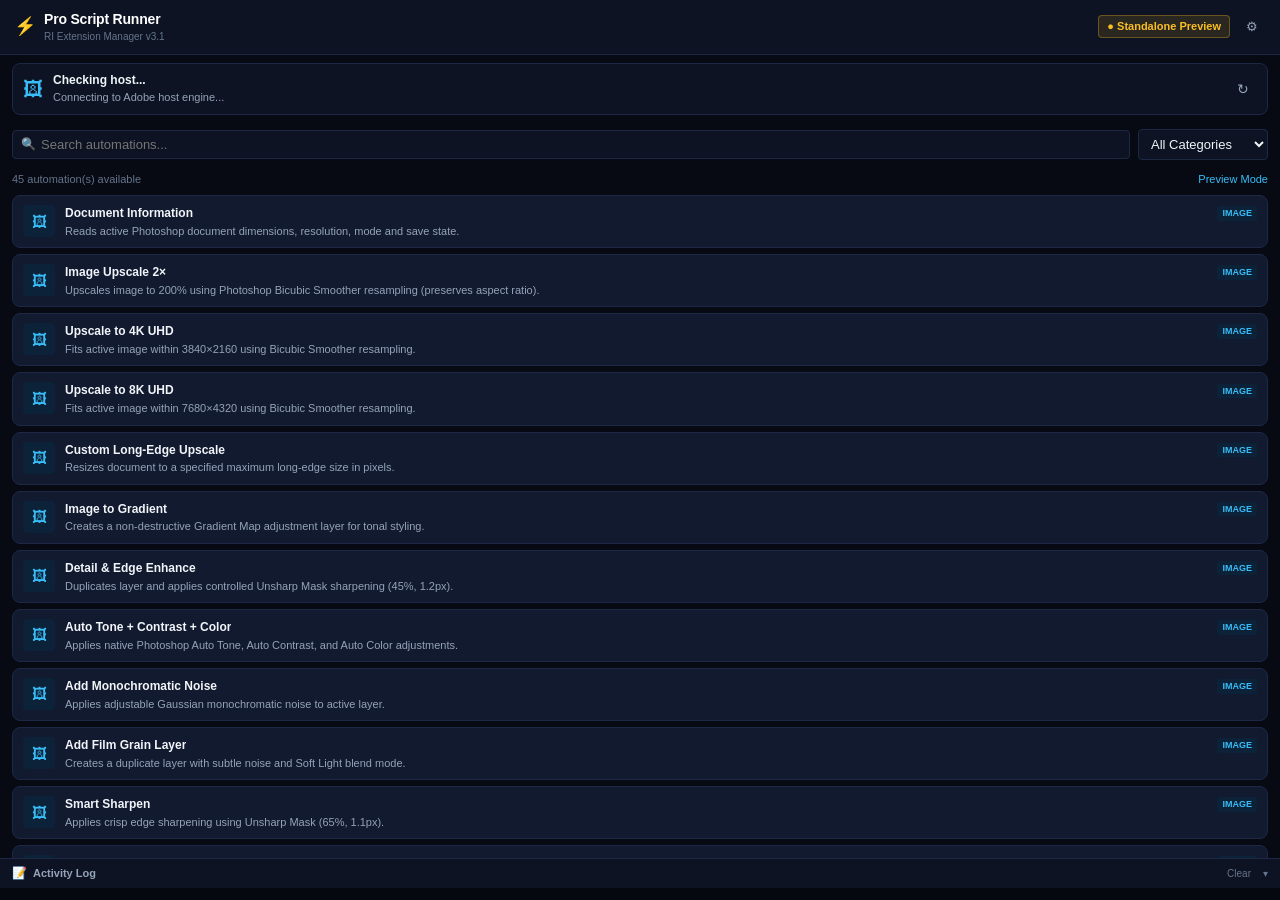
<file: index.html>
<!doctype html>
<html lang="en">
<head>
  <meta charset="UTF-8">
  <meta http-equiv="X-UA-Compatible" content="IE=edge">
  <meta name="viewport" content="width=device-width, initial-scale=1.0">
  <title>Pro Script Runner — RI Extension Manager</title>
  <link rel="stylesheet" href="css/style.css">
</head>
<body>

  <!-- TOP HEADER -->
  <header class="app-header">
    <div class="header-brand">
      <span class="brand-icon">&#9889;</span>
      <div class="brand-text">
        <h1 class="brand-title">Pro Script Runner</h1>
        <span class="brand-sub">RI Extension Manager v3.1</span>
      </div>
    </div>
    <div class="header-actions">
      <span id="hostStatusBadge" class="host-badge status-offline">&#9679; Checking...</span>
      <button id="settingsBtn" class="btn-icon" title="Settings">&#9881;</button>
    </div>
  </header>

  <!-- ACTIVE DOCUMENT STATUS BAR -->
  <section class="doc-status-section" id="docStatusSection">
    <div class="doc-status-card">
      <div class="doc-icon-wrap" id="docIconWrap">&#128444;</div>
      <div class="doc-info-wrap">
        <div class="doc-title-row">
          <span id="docName" class="doc-name">Checking host...</span>
          <span id="docSaveBadge" class="doc-badge badge-unsaved" style="display:none">Unsaved</span>
        </div>
        <div id="docDetails" class="doc-details">Connecting to Adobe host engine...</div>
      </div>
      <button id="refreshDocBtn" class="btn-icon btn-refresh" title="Refresh Document Info">&#8635;</button>
    </div>
  </section>

  <!-- SEARCH & FILTER BAR -->
  <div class="filter-bar">
    <div class="search-wrap">
      <span class="search-icon">&#128269;</span>
      <input id="scriptSearchInput" type="text" placeholder="Search automations..." class="search-input">
      <button id="clearSearchBtn" class="clear-btn" style="display:none">&#215;</button>
    </div>
    <select id="categorySelect" class="cat-select">
      <option value="all">All Categories</option>
      <option value="Image">&#127760; Image</option>
      <option value="Stock">&#128200; Stock Pre-flight</option>
      <option value="Layer">&#128203; Layer</option>
      <option value="Export">&#128228; Export</option>
      <option value="Batch">&#128230; Batch</option>
      <option value="Illustrator">&#9998; Illustrator</option>
    </select>
  </div>

  <!-- WORKFLOW SCRIPT GRID / LIST -->
  <main class="workflow-area">
    <div class="section-meta-row">
      <span id="workflowCount" class="count-badge">Loading automations...</span>
      <span id="hostNotice" class="host-notice"></span>
    </div>
    <div id="workflowGrid" class="workflow-grid"></div>
  </main>

  <!-- ACTION & PARAMETER CONTROLS BAR -->
  <footer class="action-footer" id="actionFooter" style="display:none">
    <div class="action-header">
      <div class="action-title-wrap">
        <span id="selectedActionName" class="action-name">Select an automation</span>
        <span id="selectedActionCat" class="action-tag">Image</span>
      </div>
      <button id="closeActionBtn" class="btn-icon" title="Deselect">&#215;</button>
    </div>

    <p id="selectedActionDesc" class="action-desc"></p>

    <!-- Dynamic parameter fields -->
    <div id="paramContainer" class="param-container" style="display:none">
      <!-- Watermark input -->
      <div id="paramWatermark" class="param-row" style="display:none">
        <label for="watermarkTextInput" class="param-label">Watermark Text:</label>
        <input id="watermarkTextInput" type="text" class="param-input" value="Rafiqul Islam">
      </div>
      <!-- Preset dropdown -->
      <div id="paramPreset" class="param-row" style="display:none">
        <label for="presetSelect" class="param-label">Canvas Preset:</label>
        <select id="presetSelect" class="param-input">
          <option value="1">1080×1080 (Square 1:1)</option>
          <option value="2">1080×1350 (Portrait 4:5)</option>
          <option value="3">1080×1920 (Story / Reel 9:16)</option>
          <option value="4">1200×628 (Landscape 1.91:1)</option>
          <option value="5">1920×1080 (Full HD 16:9)</option>
        </select>
      </div>
      <!-- Custom Dimensions -->
      <div id="paramDimensions" class="param-row" style="display:none">
        <label class="param-label">Target Size (px):</label>
        <div class="dim-inputs">
          <input id="resizeWidthInput" type="number" class="param-input" placeholder="Width" min="10">
          <span>&times;</span>
          <input id="resizeHeightInput" type="number" class="param-input" placeholder="Height" min="10">
        </div>
      </div>
      <!-- Custom Long Edge -->
      <div id="paramLongEdge" class="param-row" style="display:none">
        <label for="longEdgeInput" class="param-label">Max Long Edge (px):</label>
        <input id="longEdgeInput" type="number" class="param-input" value="3840" min="100">
      </div>
      <!-- Noise Amount -->
      <div id="paramNoise" class="param-row" style="display:none">
        <label for="noiseAmountInput" class="param-label">Noise Amount (%):</label>
        <input id="noiseAmountInput" type="number" class="param-input" value="4" min="0.1" max="20" step="0.5">
      </div>
    </div>

    <!-- Execution trigger -->
    <div class="action-buttons-row">
      <button id="runBtn" class="btn-primary btn-run">
        <span class="btn-icon-run">&#9654;</span>
        <span id="runBtnText">RUN AUTOMATION</span>
      </button>
    </div>
  </footer>

  <!-- ACTIVITY LOG DRAWER -->
  <section class="log-section">
    <div class="log-header" id="logToggleHeader">
      <div class="log-title-wrap">
        <span class="log-icon">&#128221;</span>
        <span class="log-title">Activity Log</span>
      </div>
      <div class="log-actions">
        <button id="clearLogBtn" class="btn-text">Clear</button>
        <span id="logToggleIcon" class="log-arrow">&#9662;</span>
      </div>
    </div>
    <div id="resultLog" class="result-log"></div>
  </section>

  <!-- MODAL DIALOG -->
  <div class="modal-overlay hidden" id="modalOverlay">
    <div class="modal-box">
      <div class="modal-icon" id="modalIcon">&#9888;</div>
      <h2 class="modal-title" id="modalTitle">Notice</h2>
      <div class="modal-msg" id="modalMsg"></div>
      <div class="modal-actions">
        <button class="btn-secondary" id="modalCancel" style="display:none">Cancel</button>
        <button class="btn-primary" id="modalOk">OK</button>
      </div>
    </div>
  </div>

  <!-- SETTINGS MODAL -->
  <div class="modal-overlay hidden" id="settingsModal">
    <div class="modal-box">
      <div class="modal-head-row">
        <h2 class="modal-title">Preferences</h2>
        <button class="icon-close" id="closeSettings">&#215;</button>
      </div>
      <label class="field-label" for="defaultWatermarkInput">Default Watermark Text</label>
      <input id="defaultWatermarkInput" type="text" class="field-input" value="Rafiqul Islam">

      <div class="setting-check-row">
        <input id="autoRefreshCheck" type="checkbox" checked>
        <label for="autoRefreshCheck" class="check-label">Auto-refresh document info on window focus</label>
      </div>

      <div class="setting-info-box">
        <p><strong>Host Environment:</strong> <span id="settingsHostInfo">-</span></p>
        <p><strong>Bundle ID:</strong> com.proscriptrunner.dualhost</p>
        <p><strong>Architecture:</strong> Adobe CEP (HTML5 / ExtendScript)</p>
      </div>

      <button class="btn-primary" id="saveSettings" style="width:100%;margin-top:12px">SAVE PREFERENCES</button>
    </div>
  </div>

  <script src="CSInterface.js"></script>
  <script src="js/main.js"></script>
</body>
</html>
</file>
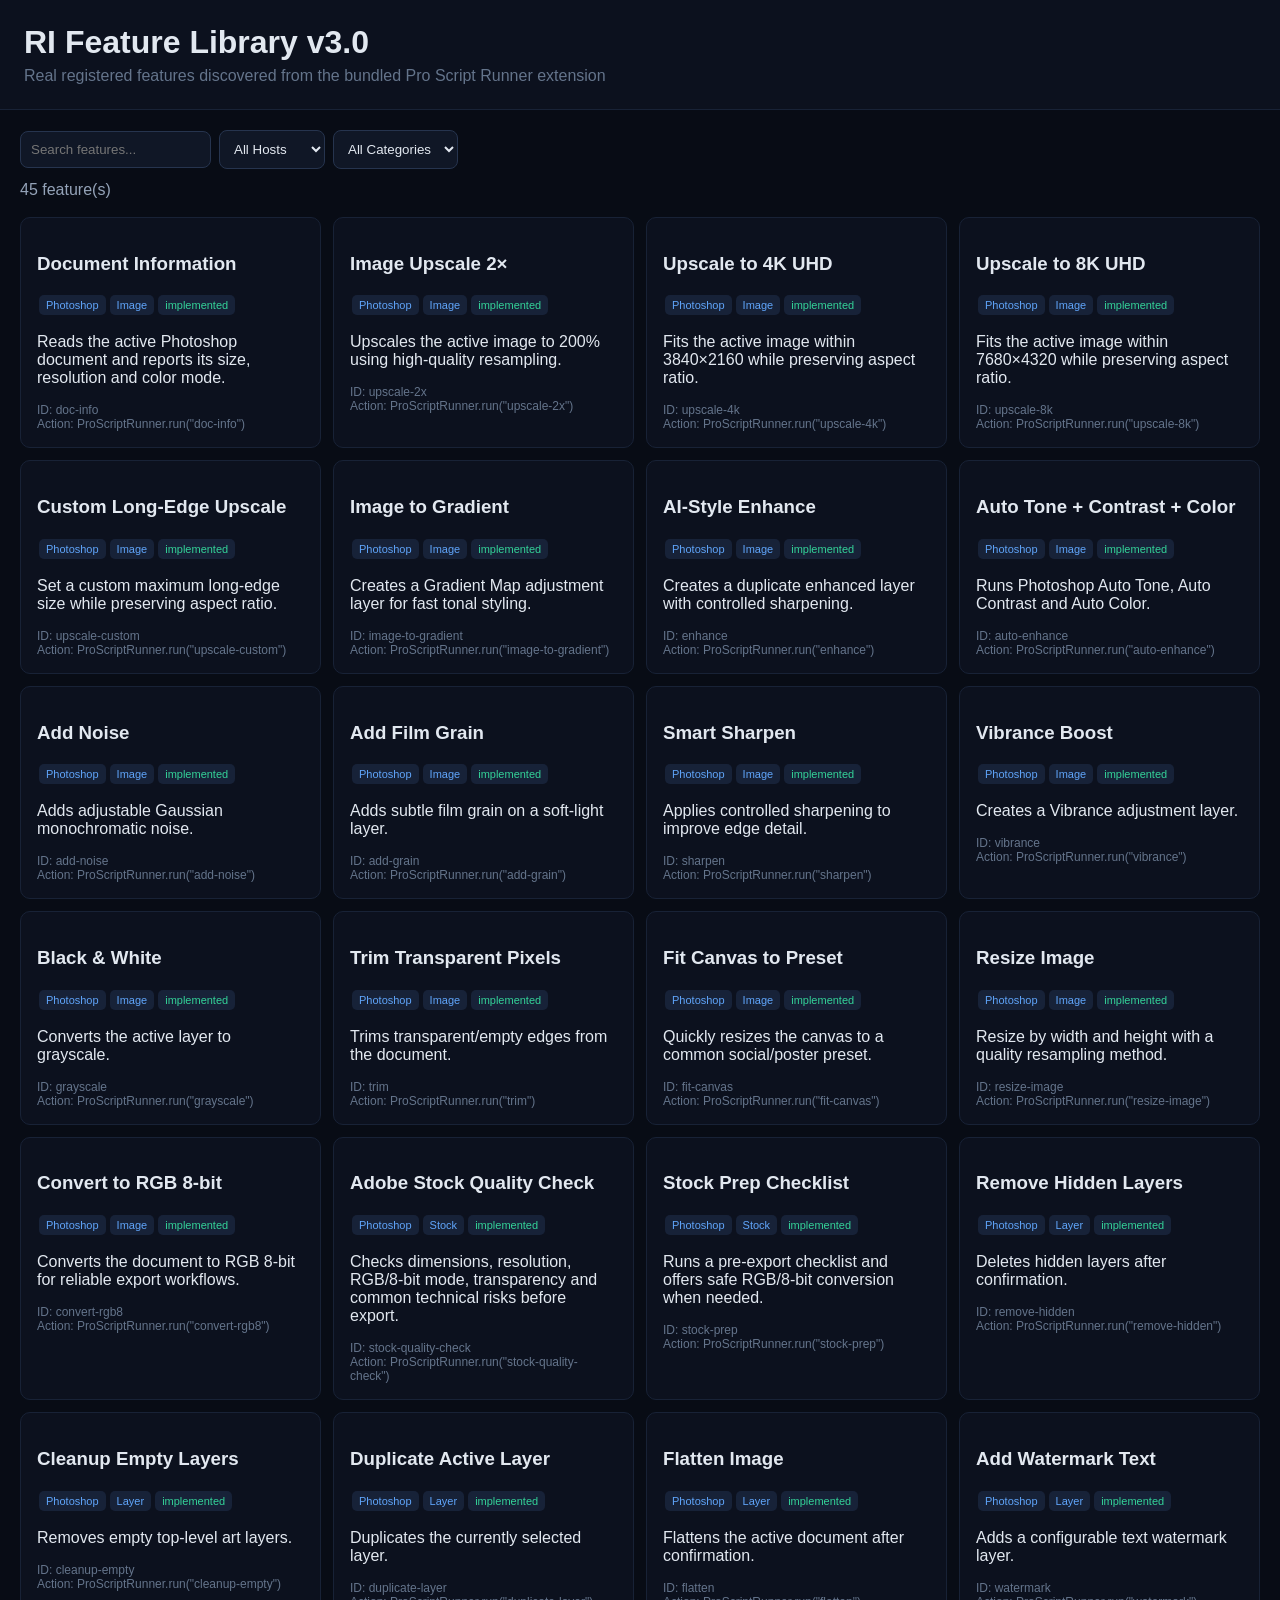
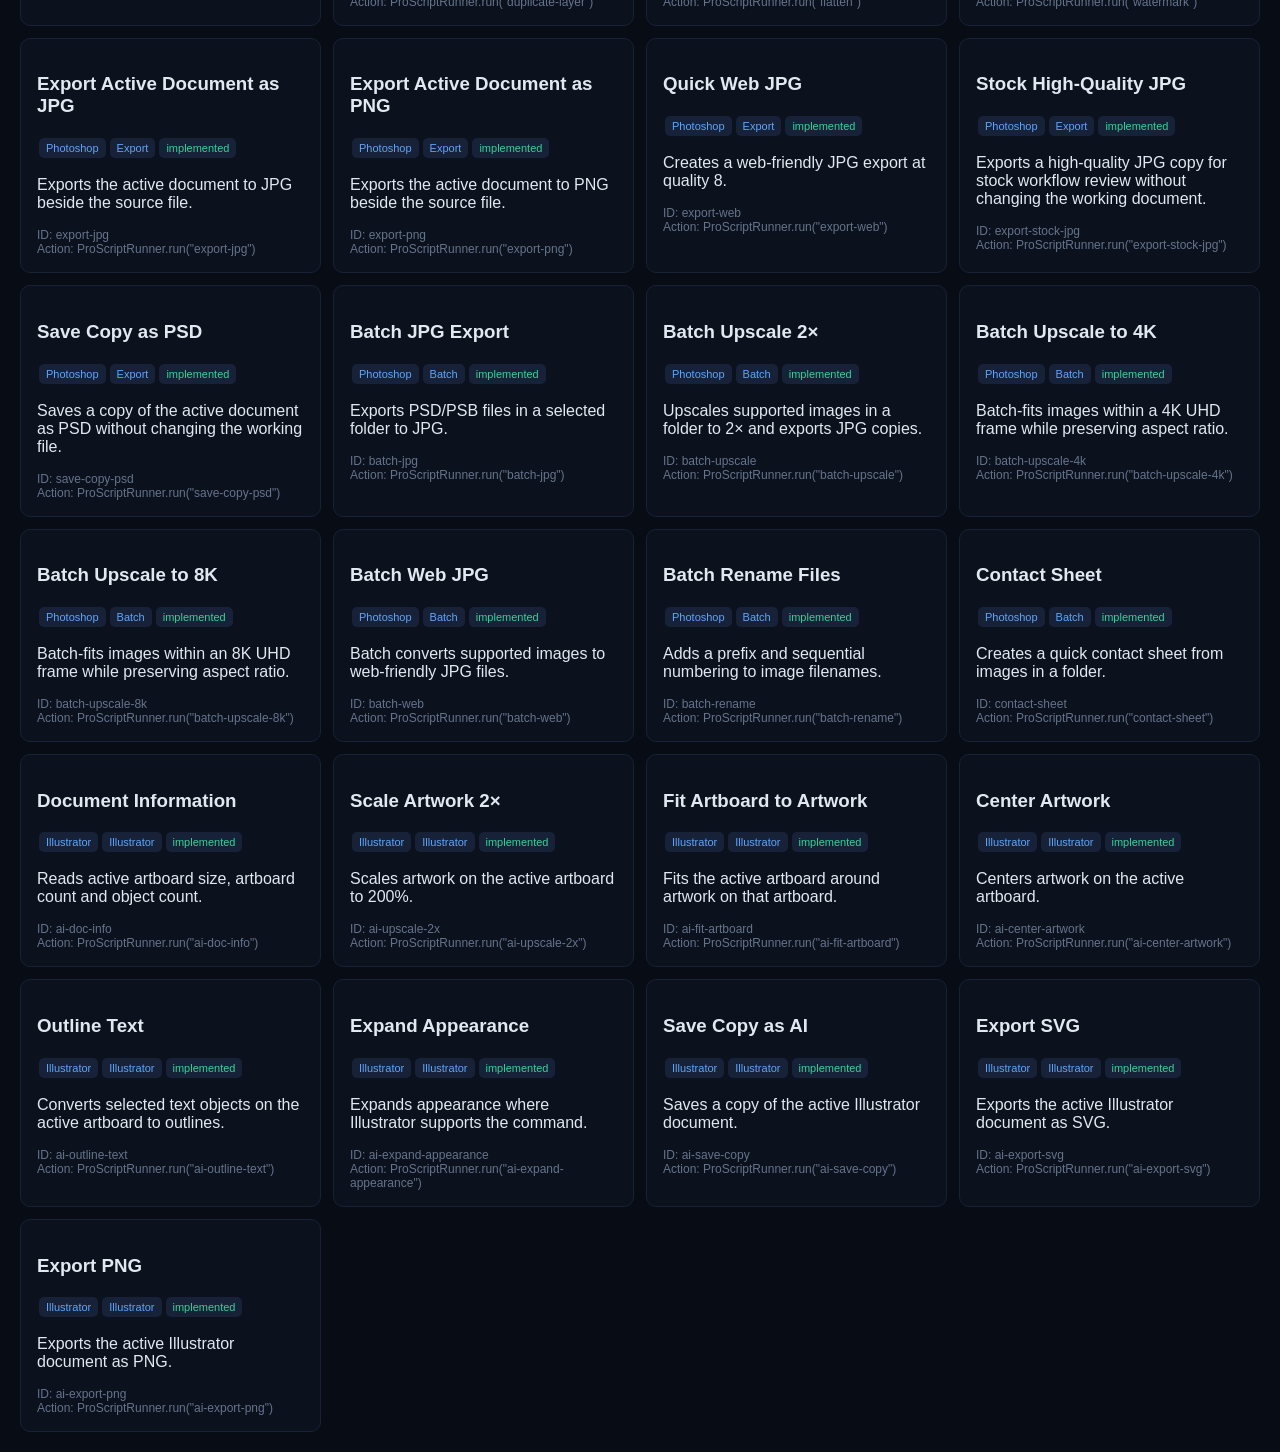
<file: Data/Feature-Library.html>
<!doctype html><html><head><meta charset="utf-8"><title>RI Feature Library v3.0</title><style>body{font-family:Segoe UI,Arial;background:#080c15;color:#e2e8f0;margin:0}header{padding:24px;background:#0c111e;border-bottom:1px solid #182236}h1{margin:0}.sub{color:#64748b;margin-top:6px}main{padding:20px}input,select{background:#101726;color:#e2e8f0;border:1px solid #26344e;border-radius:8px;padding:10px;margin-right:8px}.grid{display:grid;grid-template-columns:repeat(auto-fill,minmax(300px,1fr));gap:12px;margin-top:18px}.card{background:#0c111e;border:1px solid #182236;border-radius:10px;padding:16px}.tag{display:inline-block;background:#172238;color:#60a5fa;border-radius:5px;padding:4px 7px;font-size:11px;margin:2px}.ok{color:#34d399}.muted{color:#64748b;font-size:12px}.count{margin-top:12px;color:#94a3b8}</style></head><body><header><h1>RI Feature Library v3.0</h1><div class="sub">Real registered features discovered from the bundled Pro Script Runner extension</div></header><main><input id="q" placeholder="Search features..."><select id="host"><option value="all">All Hosts</option><option>Photoshop</option><option>Illustrator</option></select><select id="cat"><option value="all">All Categories</option></select><div id="count" class="count"></div><div id="grid" class="grid"></div></main><script>const DATA={"schemaVersion": "1.0", "managerVersion": "3.0.0", "generatedFrom": "Pro Script Runner v1.3.0", "features": [{"id": "doc-info", "extensionId": "com.proscriptrunner.dualhost", "extension": "Pro Script Runner", "host": "Photoshop", "category": "Image", "name": "Document Information", "description": "Reads the active Photoshop document and reports its size, resolution and color mode.", "cost": 1, "jsx": "jsx/runner.jsx", "status": "implemented", "action": "ProScriptRunner.run(\"doc-info\")"}, {"id": "upscale-2x", "extensionId": "com.proscriptrunner.dualhost", "extension": "Pro Script Runner", "host": "Photoshop", "category": "Image", "name": "Image Upscale 2×", "description": "Upscales the active image to 200% using high-quality resampling.", "cost": 8, "jsx": "jsx/runner.jsx", "status": "implemented", "action": "ProScriptRunner.run(\"upscale-2x\")"}, {"id": "upscale-4k", "extensionId": "com.proscriptrunner.dualhost", "extension": "Pro Script Runner", "host": "Photoshop", "category": "Image", "name": "Upscale to 4K UHD", "description": "Fits the active image within 3840×2160 while preserving aspect ratio.", "cost": 12, "jsx": "jsx/runner.jsx", "status": "implemented", "action": "ProScriptRunner.run(\"upscale-4k\")"}, {"id": "upscale-8k", "extensionId": "com.proscriptrunner.dualhost", "extension": "Pro Script Runner", "host": "Photoshop", "category": "Image", "name": "Upscale to 8K UHD", "description": "Fits the active image within 7680×4320 while preserving aspect ratio.", "cost": 18, "jsx": "jsx/runner.jsx", "status": "implemented", "action": "ProScriptRunner.run(\"upscale-8k\")"}, {"id": "upscale-custom", "extensionId": "com.proscriptrunner.dualhost", "extension": "Pro Script Runner", "host": "Photoshop", "category": "Image", "name": "Custom Long-Edge Upscale", "description": "Set a custom maximum long-edge size while preserving aspect ratio.", "cost": 10, "jsx": "jsx/runner.jsx", "status": "implemented", "action": "ProScriptRunner.run(\"upscale-custom\")"}, {"id": "image-to-gradient", "extensionId": "com.proscriptrunner.dualhost", "extension": "Pro Script Runner", "host": "Photoshop", "category": "Image", "name": "Image to Gradient", "description": "Creates a Gradient Map adjustment layer for fast tonal styling.", "cost": 6, "jsx": "jsx/runner.jsx", "status": "implemented", "action": "ProScriptRunner.run(\"image-to-gradient\")"}, {"id": "enhance", "extensionId": "com.proscriptrunner.dualhost", "extension": "Pro Script Runner", "host": "Photoshop", "category": "Image", "name": "AI-Style Enhance", "description": "Creates a duplicate enhanced layer with controlled sharpening.", "cost": 7, "jsx": "jsx/runner.jsx", "status": "implemented", "action": "ProScriptRunner.run(\"enhance\")"}, {"id": "auto-enhance", "extensionId": "com.proscriptrunner.dualhost", "extension": "Pro Script Runner", "host": "Photoshop", "category": "Image", "name": "Auto Tone + Contrast + Color", "description": "Runs Photoshop Auto Tone, Auto Contrast and Auto Color.", "cost": 4, "jsx": "jsx/runner.jsx", "status": "implemented", "action": "ProScriptRunner.run(\"auto-enhance\")"}, {"id": "add-noise", "extensionId": "com.proscriptrunner.dualhost", "extension": "Pro Script Runner", "host": "Photoshop", "category": "Image", "name": "Add Noise", "description": "Adds adjustable Gaussian monochromatic noise.", "cost": 3, "jsx": "jsx/runner.jsx", "status": "implemented", "action": "ProScriptRunner.run(\"add-noise\")"}, {"id": "add-grain", "extensionId": "com.proscriptrunner.dualhost", "extension": "Pro Script Runner", "host": "Photoshop", "category": "Image", "name": "Add Film Grain", "description": "Adds subtle film grain on a soft-light layer.", "cost": 3, "jsx": "jsx/runner.jsx", "status": "implemented", "action": "ProScriptRunner.run(\"add-grain\")"}, {"id": "sharpen", "extensionId": "com.proscriptrunner.dualhost", "extension": "Pro Script Runner", "host": "Photoshop", "category": "Image", "name": "Smart Sharpen", "description": "Applies controlled sharpening to improve edge detail.", "cost": 5, "jsx": "jsx/runner.jsx", "status": "implemented", "action": "ProScriptRunner.run(\"sharpen\")"}, {"id": "vibrance", "extensionId": "com.proscriptrunner.dualhost", "extension": "Pro Script Runner", "host": "Photoshop", "category": "Image", "name": "Vibrance Boost", "description": "Creates a Vibrance adjustment layer.", "cost": 4, "jsx": "jsx/runner.jsx", "status": "implemented", "action": "ProScriptRunner.run(\"vibrance\")"}, {"id": "grayscale", "extensionId": "com.proscriptrunner.dualhost", "extension": "Pro Script Runner", "host": "Photoshop", "category": "Image", "name": "Black & White", "description": "Converts the active layer to grayscale.", "cost": 2, "jsx": "jsx/runner.jsx", "status": "implemented", "action": "ProScriptRunner.run(\"grayscale\")"}, {"id": "trim", "extensionId": "com.proscriptrunner.dualhost", "extension": "Pro Script Runner", "host": "Photoshop", "category": "Image", "name": "Trim Transparent Pixels", "description": "Trims transparent/empty edges from the document.", "cost": 2, "jsx": "jsx/runner.jsx", "status": "implemented", "action": "ProScriptRunner.run(\"trim\")"}, {"id": "fit-canvas", "extensionId": "com.proscriptrunner.dualhost", "extension": "Pro Script Runner", "host": "Photoshop", "category": "Image", "name": "Fit Canvas to Preset", "description": "Quickly resizes the canvas to a common social/poster preset.", "cost": 3, "jsx": "jsx/runner.jsx", "status": "implemented", "action": "ProScriptRunner.run(\"fit-canvas\")"}, {"id": "resize-image", "extensionId": "com.proscriptrunner.dualhost", "extension": "Pro Script Runner", "host": "Photoshop", "category": "Image", "name": "Resize Image", "description": "Resize by width and height with a quality resampling method.", "cost": 4, "jsx": "jsx/runner.jsx", "status": "implemented", "action": "ProScriptRunner.run(\"resize-image\")"}, {"id": "convert-rgb8", "extensionId": "com.proscriptrunner.dualhost", "extension": "Pro Script Runner", "host": "Photoshop", "category": "Image", "name": "Convert to RGB 8-bit", "description": "Converts the document to RGB 8-bit for reliable export workflows.", "cost": 2, "jsx": "jsx/runner.jsx", "status": "implemented", "action": "ProScriptRunner.run(\"convert-rgb8\")"}, {"id": "stock-quality-check", "extensionId": "com.proscriptrunner.dualhost", "extension": "Pro Script Runner", "host": "Photoshop", "category": "Stock", "name": "Adobe Stock Quality Check", "description": "Checks dimensions, resolution, RGB/8-bit mode, transparency and common technical risks before export.", "cost": 3, "jsx": "jsx/runner.jsx", "status": "implemented", "action": "ProScriptRunner.run(\"stock-quality-check\")"}, {"id": "stock-prep", "extensionId": "com.proscriptrunner.dualhost", "extension": "Pro Script Runner", "host": "Photoshop", "category": "Stock", "name": "Stock Prep Checklist", "description": "Runs a pre-export checklist and offers safe RGB/8-bit conversion when needed.", "cost": 4, "jsx": "jsx/runner.jsx", "status": "implemented", "action": "ProScriptRunner.run(\"stock-prep\")"}, {"id": "remove-hidden", "extensionId": "com.proscriptrunner.dualhost", "extension": "Pro Script Runner", "host": "Photoshop", "category": "Layer", "name": "Remove Hidden Layers", "description": "Deletes hidden layers after confirmation.", "cost": 2, "jsx": "jsx/runner.jsx", "status": "implemented", "action": "ProScriptRunner.run(\"remove-hidden\")"}, {"id": "cleanup-empty", "extensionId": "com.proscriptrunner.dualhost", "extension": "Pro Script Runner", "host": "Photoshop", "category": "Layer", "name": "Cleanup Empty Layers", "description": "Removes empty top-level art layers.", "cost": 2, "jsx": "jsx/runner.jsx", "status": "implemented", "action": "ProScriptRunner.run(\"cleanup-empty\")"}, {"id": "duplicate-layer", "extensionId": "com.proscriptrunner.dualhost", "extension": "Pro Script Runner", "host": "Photoshop", "category": "Layer", "name": "Duplicate Active Layer", "description": "Duplicates the currently selected layer.", "cost": 2, "jsx": "jsx/runner.jsx", "status": "implemented", "action": "ProScriptRunner.run(\"duplicate-layer\")"}, {"id": "flatten", "extensionId": "com.proscriptrunner.dualhost", "extension": "Pro Script Runner", "host": "Photoshop", "category": "Layer", "name": "Flatten Image", "description": "Flattens the active document after confirmation.", "cost": 3, "jsx": "jsx/runner.jsx", "status": "implemented", "action": "ProScriptRunner.run(\"flatten\")"}, {"id": "watermark", "extensionId": "com.proscriptrunner.dualhost", "extension": "Pro Script Runner", "host": "Photoshop", "category": "Layer", "name": "Add Watermark Text", "description": "Adds a configurable text watermark layer.", "cost": 4, "jsx": "jsx/runner.jsx", "status": "implemented", "action": "ProScriptRunner.run(\"watermark\")"}, {"id": "export-jpg", "extensionId": "com.proscriptrunner.dualhost", "extension": "Pro Script Runner", "host": "Photoshop", "category": "Export", "name": "Export Active Document as JPG", "description": "Exports the active document to JPG beside the source file.", "cost": 5, "jsx": "jsx/runner.jsx", "status": "implemented", "action": "ProScriptRunner.run(\"export-jpg\")"}, {"id": "export-png", "extensionId": "com.proscriptrunner.dualhost", "extension": "Pro Script Runner", "host": "Photoshop", "category": "Export", "name": "Export Active Document as PNG", "description": "Exports the active document to PNG beside the source file.", "cost": 5, "jsx": "jsx/runner.jsx", "status": "implemented", "action": "ProScriptRunner.run(\"export-png\")"}, {"id": "export-web", "extensionId": "com.proscriptrunner.dualhost", "extension": "Pro Script Runner", "host": "Photoshop", "category": "Export", "name": "Quick Web JPG", "description": "Creates a web-friendly JPG export at quality 8.", "cost": 5, "jsx": "jsx/runner.jsx", "status": "implemented", "action": "ProScriptRunner.run(\"export-web\")"}, {"id": "export-stock-jpg", "extensionId": "com.proscriptrunner.dualhost", "extension": "Pro Script Runner", "host": "Photoshop", "category": "Export", "name": "Stock High-Quality JPG", "description": "Exports a high-quality JPG copy for stock workflow review without changing the working document.", "cost": 6, "jsx": "jsx/runner.jsx", "status": "implemented", "action": "ProScriptRunner.run(\"export-stock-jpg\")"}, {"id": "save-copy-psd", "extensionId": "com.proscriptrunner.dualhost", "extension": "Pro Script Runner", "host": "Photoshop", "category": "Export", "name": "Save Copy as PSD", "description": "Saves a copy of the active document as PSD without changing the working file.", "cost": 5, "jsx": "jsx/runner.jsx", "status": "implemented", "action": "ProScriptRunner.run(\"save-copy-psd\")"}, {"id": "batch-jpg", "extensionId": "com.proscriptrunner.dualhost", "extension": "Pro Script Runner", "host": "Photoshop", "category": "Batch", "name": "Batch JPG Export", "description": "Exports PSD/PSB files in a selected folder to JPG.", "cost": 10, "jsx": "jsx/runner.jsx", "status": "implemented", "action": "ProScriptRunner.run(\"batch-jpg\")"}, {"id": "batch-upscale", "extensionId": "com.proscriptrunner.dualhost", "extension": "Pro Script Runner", "host": "Photoshop", "category": "Batch", "name": "Batch Upscale 2×", "description": "Upscales supported images in a folder to 2× and exports JPG copies.", "cost": 15, "jsx": "jsx/runner.jsx", "status": "implemented", "action": "ProScriptRunner.run(\"batch-upscale\")"}, {"id": "batch-upscale-4k", "extensionId": "com.proscriptrunner.dualhost", "extension": "Pro Script Runner", "host": "Photoshop", "category": "Batch", "name": "Batch Upscale to 4K", "description": "Batch-fits images within a 4K UHD frame while preserving aspect ratio.", "cost": 22, "jsx": "jsx/runner.jsx", "status": "implemented", "action": "ProScriptRunner.run(\"batch-upscale-4k\")"}, {"id": "batch-upscale-8k", "extensionId": "com.proscriptrunner.dualhost", "extension": "Pro Script Runner", "host": "Photoshop", "category": "Batch", "name": "Batch Upscale to 8K", "description": "Batch-fits images within an 8K UHD frame while preserving aspect ratio.", "cost": 30, "jsx": "jsx/runner.jsx", "status": "implemented", "action": "ProScriptRunner.run(\"batch-upscale-8k\")"}, {"id": "batch-web", "extensionId": "com.proscriptrunner.dualhost", "extension": "Pro Script Runner", "host": "Photoshop", "category": "Batch", "name": "Batch Web JPG", "description": "Batch converts supported images to web-friendly JPG files.", "cost": 12, "jsx": "jsx/runner.jsx", "status": "implemented", "action": "ProScriptRunner.run(\"batch-web\")"}, {"id": "batch-rename", "extensionId": "com.proscriptrunner.dualhost", "extension": "Pro Script Runner", "host": "Photoshop", "category": "Batch", "name": "Batch Rename Files", "description": "Adds a prefix and sequential numbering to image filenames.", "cost": 5, "jsx": "jsx/runner.jsx", "status": "implemented", "action": "ProScriptRunner.run(\"batch-rename\")"}, {"id": "contact-sheet", "extensionId": "com.proscriptrunner.dualhost", "extension": "Pro Script Runner", "host": "Photoshop", "category": "Batch", "name": "Contact Sheet", "description": "Creates a quick contact sheet from images in a folder.", "cost": 12, "jsx": "jsx/runner.jsx", "status": "implemented", "action": "ProScriptRunner.run(\"contact-sheet\")"}, {"id": "ai-doc-info", "extensionId": "com.proscriptrunner.dualhost", "extension": "Pro Script Runner", "host": "Illustrator", "category": "Illustrator", "name": "Document Information", "description": "Reads active artboard size, artboard count and object count.", "cost": 1, "jsx": "jsx/host.jsx", "status": "implemented", "action": "ProScriptRunner.run(\"ai-doc-info\")"}, {"id": "ai-upscale-2x", "extensionId": "com.proscriptrunner.dualhost", "extension": "Pro Script Runner", "host": "Illustrator", "category": "Illustrator", "name": "Scale Artwork 2×", "description": "Scales artwork on the active artboard to 200%.", "cost": 8, "jsx": "jsx/host.jsx", "status": "implemented", "action": "ProScriptRunner.run(\"ai-upscale-2x\")"}, {"id": "ai-fit-artboard", "extensionId": "com.proscriptrunner.dualhost", "extension": "Pro Script Runner", "host": "Illustrator", "category": "Illustrator", "name": "Fit Artboard to Artwork", "description": "Fits the active artboard around artwork on that artboard.", "cost": 3, "jsx": "jsx/host.jsx", "status": "implemented", "action": "ProScriptRunner.run(\"ai-fit-artboard\")"}, {"id": "ai-center-artwork", "extensionId": "com.proscriptrunner.dualhost", "extension": "Pro Script Runner", "host": "Illustrator", "category": "Illustrator", "name": "Center Artwork", "description": "Centers artwork on the active artboard.", "cost": 3, "jsx": "jsx/host.jsx", "status": "implemented", "action": "ProScriptRunner.run(\"ai-center-artwork\")"}, {"id": "ai-outline-text", "extensionId": "com.proscriptrunner.dualhost", "extension": "Pro Script Runner", "host": "Illustrator", "category": "Illustrator", "name": "Outline Text", "description": "Converts selected text objects on the active artboard to outlines.", "cost": 4, "jsx": "jsx/host.jsx", "status": "implemented", "action": "ProScriptRunner.run(\"ai-outline-text\")"}, {"id": "ai-expand-appearance", "extensionId": "com.proscriptrunner.dualhost", "extension": "Pro Script Runner", "host": "Illustrator", "category": "Illustrator", "name": "Expand Appearance", "description": "Expands appearance where Illustrator supports the command.", "cost": 4, "jsx": "jsx/host.jsx", "status": "implemented", "action": "ProScriptRunner.run(\"ai-expand-appearance\")"}, {"id": "ai-save-copy", "extensionId": "com.proscriptrunner.dualhost", "extension": "Pro Script Runner", "host": "Illustrator", "category": "Illustrator", "name": "Save Copy as AI", "description": "Saves a copy of the active Illustrator document.", "cost": 5, "jsx": "jsx/host.jsx", "status": "implemented", "action": "ProScriptRunner.run(\"ai-save-copy\")"}, {"id": "ai-export-svg", "extensionId": "com.proscriptrunner.dualhost", "extension": "Pro Script Runner", "host": "Illustrator", "category": "Illustrator", "name": "Export SVG", "description": "Exports the active Illustrator document as SVG.", "cost": 5, "jsx": "jsx/host.jsx", "status": "implemented", "action": "ProScriptRunner.run(\"ai-export-svg\")"}, {"id": "ai-export-png", "extensionId": "com.proscriptrunner.dualhost", "extension": "Pro Script Runner", "host": "Illustrator", "category": "Illustrator", "name": "Export PNG", "description": "Exports the active Illustrator document as PNG.", "cost": 5, "jsx": "jsx/host.jsx", "status": "implemented", "action": "ProScriptRunner.run(\"ai-export-png\")"}]};const q=document.getElementById('q'),host=document.getElementById('host'),cat=document.getElementById('cat'),grid=document.getElementById('grid'),count=document.getElementById('count');[...new Set(DATA.features.map(x=>x.category))].sort().forEach(c=>cat.insertAdjacentHTML('beforeend',`<option>${c}</option>`));function render(){let s=q.value.toLowerCase(),h=host.value,c=cat.value;let a=DATA.features.filter(x=>(h==='all'||x.host===h)&&(c==='all'||x.category===c)&&(!s||[x.name,x.description,x.id,x.category].join(' ').toLowerCase().includes(s)));count.textContent=`${a.length} feature(s)`;grid.innerHTML=a.map(x=>`<div class="card"><h3>${x.name}</h3><span class="tag">${x.host}</span><span class="tag">${x.category}</span><span class="tag ok">${x.status}</span><p>${x.description}</p><div class="muted">ID: ${x.id}<br>Action: ${x.action}</div></div>`).join('')}[q,host,cat].forEach(x=>x.addEventListener('input',render));render();</script></body></html>
</file>
<file: css/style.css>
/* ============================================================
   PRO SCRIPT RUNNER — RI EXTENSION MANAGER STYLES
   Dark modern UI tailored for Adobe CEP 9-12 panel viewports
   ============================================================ */

:root {
  --bg-primary: #070a12;
  --bg-surface: #0d1322;
  --bg-card: #121a2f;
  --bg-card-hover: #17223d;
  --border-subtle: #1c2844;
  --border-active: #38bdf8;
  --text-main: #f1f5f9;
  --text-muted: #94a3b8;
  --text-dim: #64748b;
  --accent: #38bdf8;
  --accent-hover: #0284c7;
  --accent-glow: rgba(56, 189, 248, 0.15);
  --success: #34d399;
  --warning: #fbbf24;
  --error: #f87171;
  --radius-sm: 4px;
  --radius-md: 8px;
  --radius-lg: 12px;
}

* {
  box-sizing: border-box;
  margin: 0;
  padding: 0;
}

html, body {
  width: 100%;
  height: 100%;
  overflow: hidden;
  font-family: -apple-system, BlinkMacSystemFont, "Segoe UI", Roboto, Helvetica, Arial, sans-serif;
  background-color: var(--bg-primary);
  color: var(--text-main);
  font-size: 13px;
  line-height: 1.4;
  display: flex;
  flex-direction: column;
}

button, input, select {
  font-family: inherit;
  font-size: inherit;
}

/* ── HEADER ── */
.app-header {
  display: flex;
  align-items: center;
  justify-content: space-between;
  padding: 10px 14px;
  background: var(--bg-surface);
  border-bottom: 1px solid var(--border-subtle);
  flex-shrink: 0;
}

.header-brand {
  display: flex;
  align-items: center;
  gap: 8px;
}

.brand-icon {
  font-size: 18px;
  color: var(--accent);
}

.brand-title {
  font-size: 14px;
  font-weight: 700;
  color: #fff;
  letter-spacing: -0.2px;
}

.brand-sub {
  font-size: 10px;
  color: var(--text-dim);
  display: block;
}

.header-actions {
  display: flex;
  align-items: center;
  gap: 8px;
}

.host-badge {
  font-size: 11px;
  font-weight: 600;
  padding: 3px 8px;
  border-radius: var(--radius-sm);
  display: inline-flex;
  align-items: center;
  gap: 4px;
}

.status-online {
  background: rgba(52, 211, 153, 0.12);
  color: var(--success);
  border: 1px solid rgba(52, 211, 153, 0.3);
}

.status-offline {
  background: rgba(251, 191, 36, 0.12);
  color: var(--warning);
  border: 1px solid rgba(251, 191, 36, 0.3);
}

/* ── ICON BUTTON ── */
.btn-icon {
  background: transparent;
  border: 1px solid transparent;
  color: var(--text-muted);
  width: 28px;
  height: 28px;
  border-radius: var(--radius-sm);
  cursor: pointer;
  display: inline-flex;
  align-items: center;
  justify-content: center;
  transition: all 0.15s ease;
}

.btn-icon:hover {
  background: var(--bg-card);
  color: var(--text-main);
  border-color: var(--border-subtle);
}

/* ── ACTIVE DOCUMENT CARD ── */
.doc-status-section {
  padding: 8px 12px;
  background: var(--bg-primary);
  flex-shrink: 0;
}

.doc-status-card {
  display: flex;
  align-items: center;
  gap: 10px;
  background: var(--bg-surface);
  border: 1px solid var(--border-subtle);
  border-radius: var(--radius-md);
  padding: 8px 10px;
}

.doc-icon-wrap {
  font-size: 20px;
  color: var(--accent);
  flex-shrink: 0;
}

.doc-info-wrap {
  flex: 1;
  min-width: 0;
}

.doc-title-row {
  display: flex;
  align-items: center;
  gap: 6px;
}

.doc-name {
  font-size: 12px;
  font-weight: 600;
  color: var(--text-main);
  white-space: nowrap;
  overflow: hidden;
  text-overflow: ellipsis;
}

.doc-badge {
  font-size: 10px;
  padding: 1px 5px;
  border-radius: 3px;
  font-weight: 600;
}

.badge-unsaved {
  background: rgba(251, 191, 36, 0.15);
  color: var(--warning);
}

.badge-saved {
  background: rgba(52, 211, 153, 0.15);
  color: var(--success);
}

.doc-details {
  font-size: 11px;
  color: var(--text-muted);
  white-space: nowrap;
  overflow: hidden;
  text-overflow: ellipsis;
  margin-top: 2px;
}

.btn-refresh {
  font-size: 14px;
}

/* ── FILTER & SEARCH BAR ── */
.filter-bar {
  display: flex;
  gap: 8px;
  padding: 6px 12px;
  background: var(--bg-primary);
  flex-shrink: 0;
}

.search-wrap {
  position: relative;
  flex: 1;
  display: flex;
  align-items: center;
}

.search-icon {
  position: absolute;
  left: 9px;
  font-size: 12px;
  color: var(--text-dim);
  pointer-events: none;
}

.search-input {
  width: 100%;
  background: var(--bg-surface);
  border: 1px solid var(--border-subtle);
  border-radius: var(--radius-sm);
  color: var(--text-main);
  padding: 6px 26px 6px 28px;
  outline: none;
  transition: border-color 0.15s;
}

.search-input:focus {
  border-color: var(--border-active);
}

.clear-btn {
  position: absolute;
  right: 6px;
  background: transparent;
  border: none;
  color: var(--text-dim);
  cursor: pointer;
  font-size: 14px;
  padding: 2px;
}

.clear-btn:hover {
  color: var(--text-main);
}

.cat-select {
  background: var(--bg-surface);
  border: 1px solid var(--border-subtle);
  border-radius: var(--radius-sm);
  color: var(--text-main);
  padding: 6px 8px;
  outline: none;
  max-width: 130px;
  cursor: pointer;
}

.cat-select:focus {
  border-color: var(--border-active);
}

/* ── WORKFLOW AREA ── */
.workflow-area {
  flex: 1;
  overflow-y: auto;
  padding: 6px 12px 12px;
  display: flex;
  flex-direction: column;
}

.section-meta-row {
  display: flex;
  align-items: center;
  justify-content: space-between;
  margin-bottom: 8px;
  font-size: 11px;
}

.count-badge {
  color: var(--text-dim);
}

.host-notice {
  color: var(--accent);
  font-size: 11px;
}

.workflow-grid {
  display: grid;
  grid-template-columns: 1fr;
  gap: 6px;
}

.workflow-card {
  display: flex;
  align-items: flex-start;
  gap: 10px;
  background: var(--bg-card);
  border: 1px solid var(--border-subtle);
  border-radius: var(--radius-md);
  padding: 9px 10px;
  cursor: pointer;
  transition: all 0.15s ease;
  user-select: none;
}

.workflow-card:hover {
  background: var(--bg-card-hover);
  border-color: #2a3a5f;
}

.workflow-card.selected {
  border-color: var(--border-active);
  background: #11223e;
  box-shadow: 0 0 0 1px var(--border-active);
}

.wf-icon-box {
  width: 32px;
  height: 32px;
  border-radius: var(--radius-sm);
  display: flex;
  align-items: center;
  justify-content: center;
  font-size: 15px;
  flex-shrink: 0;
}

.wf-text-wrap {
  flex: 1;
  min-width: 0;
}

.wf-name-row {
  display: flex;
  align-items: center;
  justify-content: space-between;
  gap: 6px;
}

.wf-name {
  font-size: 12px;
  font-weight: 600;
  color: var(--text-main);
  white-space: nowrap;
  overflow: hidden;
  text-overflow: ellipsis;
}

.wf-cat-tag {
  font-size: 9px;
  font-weight: 600;
  padding: 1px 5px;
  border-radius: 3px;
  text-transform: uppercase;
  flex-shrink: 0;
}

.wf-desc {
  font-size: 11px;
  color: var(--text-muted);
  margin-top: 2px;
  line-height: 1.3;
}

/* ── ACTION FOOTER / PARAMETER CONTROLS ── */
.action-footer {
  background: var(--bg-surface);
  border-top: 1px solid var(--border-subtle);
  padding: 10px 12px;
  flex-shrink: 0;
}

.action-header {
  display: flex;
  align-items: center;
  justify-content: space-between;
  margin-bottom: 4px;
}

.action-title-wrap {
  display: flex;
  align-items: center;
  gap: 8px;
}

.action-name {
  font-size: 13px;
  font-weight: 700;
  color: var(--text-main);
}

.action-tag {
  font-size: 10px;
  font-weight: 600;
  padding: 2px 6px;
  border-radius: 3px;
  background: rgba(56, 189, 248, 0.15);
  color: var(--accent);
}

.action-desc {
  font-size: 11px;
  color: var(--text-muted);
  margin-bottom: 8px;
}

.param-container {
  background: var(--bg-primary);
  border: 1px solid var(--border-subtle);
  border-radius: var(--radius-sm);
  padding: 8px 10px;
  margin-bottom: 8px;
  display: flex;
  flex-direction: column;
  gap: 6px;
}

.param-row {
  display: flex;
  align-items: center;
  justify-content: space-between;
  gap: 8px;
}

.param-label {
  font-size: 11px;
  color: var(--text-muted);
  flex-shrink: 0;
}

.param-input {
  background: var(--bg-surface);
  border: 1px solid var(--border-subtle);
  border-radius: var(--radius-sm);
  color: var(--text-main);
  padding: 4px 8px;
  font-size: 11px;
  outline: none;
}

.param-input:focus {
  border-color: var(--border-active);
}

.dim-inputs {
  display: flex;
  align-items: center;
  gap: 4px;
}

.dim-inputs input {
  width: 75px;
}

.btn-primary {
  background: #0284c7;
  color: #fff;
  border: 1px solid #38bdf8;
  padding: 8px 14px;
  border-radius: var(--radius-sm);
  font-weight: 600;
  cursor: pointer;
  display: inline-flex;
  align-items: center;
  justify-content: center;
  gap: 6px;
  transition: all 0.15s ease;
  width: 100%;
}

.btn-primary:hover:not(:disabled) {
  background: #0369a1;
  box-shadow: 0 0 10px rgba(56, 189, 248, 0.3);
}

.btn-primary:disabled {
  opacity: 0.5;
  cursor: not-allowed;
}

.btn-secondary {
  background: var(--bg-card);
  color: var(--text-main);
  border: 1px solid var(--border-subtle);
  padding: 8px 14px;
  border-radius: var(--radius-sm);
  font-weight: 600;
  cursor: pointer;
}

.btn-secondary:hover {
  background: var(--bg-card-hover);
}

/* ── LOG DRAWER ── */
.log-section {
  background: var(--bg-primary);
  border-top: 1px solid var(--border-subtle);
  flex-shrink: 0;
  max-height: 140px;
  display: flex;
  flex-direction: column;
}

.log-header {
  display: flex;
  align-items: center;
  justify-content: space-between;
  padding: 6px 12px;
  background: var(--bg-surface);
  cursor: pointer;
  user-select: none;
}

.log-title-wrap {
  display: flex;
  align-items: center;
  gap: 6px;
}

.log-icon {
  font-size: 12px;
}

.log-title {
  font-size: 11px;
  font-weight: 600;
  color: var(--text-muted);
}

.log-actions {
  display: flex;
  align-items: center;
  gap: 8px;
}

.btn-text {
  background: none;
  border: none;
  color: var(--text-dim);
  font-size: 10px;
  cursor: pointer;
  padding: 0 4px;
}

.btn-text:hover {
  color: var(--text-main);
}

.log-arrow {
  font-size: 10px;
  color: var(--text-dim);
  transition: transform 0.2s;
}

.log-section.collapsed .result-log {
  display: none;
}

.log-section.collapsed .log-arrow {
  transform: rotate(-90deg);
}

.result-log {
  flex: 1;
  height: 90px;
  overflow-y: auto;
  padding: 6px 12px;
  font-family: Consolas, monospace;
  font-size: 11px;
  background: #05080f;
}

.log-line {
  margin-bottom: 4px;
  word-break: break-word;
  white-space: pre-wrap;
}

.log-line.info { color: #94a3b8; }
.log-line.success { color: var(--success); }
.log-line.error { color: var(--error); }
.log-line.warn { color: var(--warning); }

/* ── MODALS ── */
.modal-overlay {
  position: fixed;
  top: 0; left: 0; right: 0; bottom: 0;
  background: rgba(4, 7, 13, 0.82);
  display: flex;
  align-items: center;
  justify-content: center;
  z-index: 100;
  backdrop-filter: blur(2px);
}

.modal-overlay.hidden {
  display: none;
}

.modal-box {
  background: var(--bg-surface);
  border: 1px solid var(--border-subtle);
  border-radius: var(--radius-lg);
  padding: 18px;
  width: 90%;
  max-width: 340px;
  box-shadow: 0 10px 25px rgba(0, 0, 0, 0.6);
}

.modal-head-row {
  display: flex;
  align-items: center;
  justify-content: space-between;
  margin-bottom: 12px;
}

.modal-icon {
  font-size: 28px;
  margin-bottom: 8px;
  text-align: center;
}

.modal-title {
  font-size: 14px;
  font-weight: 700;
  color: #fff;
  margin-bottom: 8px;
}

.modal-msg {
  font-size: 12px;
  color: var(--text-muted);
  margin-bottom: 14px;
  white-space: pre-wrap;
  line-height: 1.4;
}

.modal-actions {
  display: flex;
  gap: 8px;
  justify-content: flex-end;
}

.field-label {
  font-size: 11px;
  color: var(--text-muted);
  display: block;
  margin-bottom: 4px;
}

.field-input {
  width: 100%;
  background: var(--bg-primary);
  border: 1px solid var(--border-subtle);
  border-radius: var(--radius-sm);
  color: var(--text-main);
  padding: 6px 8px;
  margin-bottom: 12px;
  outline: none;
}

.field-input:focus {
  border-color: var(--border-active);
}

.setting-check-row {
  display: flex;
  align-items: center;
  gap: 8px;
  margin-bottom: 12px;
}

.check-label {
  font-size: 11px;
  color: var(--text-muted);
}

.setting-info-box {
  background: var(--bg-primary);
  border: 1px solid var(--border-subtle);
  border-radius: var(--radius-sm);
  padding: 8px;
  font-size: 11px;
  color: var(--text-dim);
  margin-bottom: 6px;
  line-height: 1.5;
}

.icon-close {
  background: transparent;
  border: none;
  color: var(--text-dim);
  font-size: 18px;
  cursor: pointer;
}

.icon-close:hover {
  color: #fff;
}
</file>
